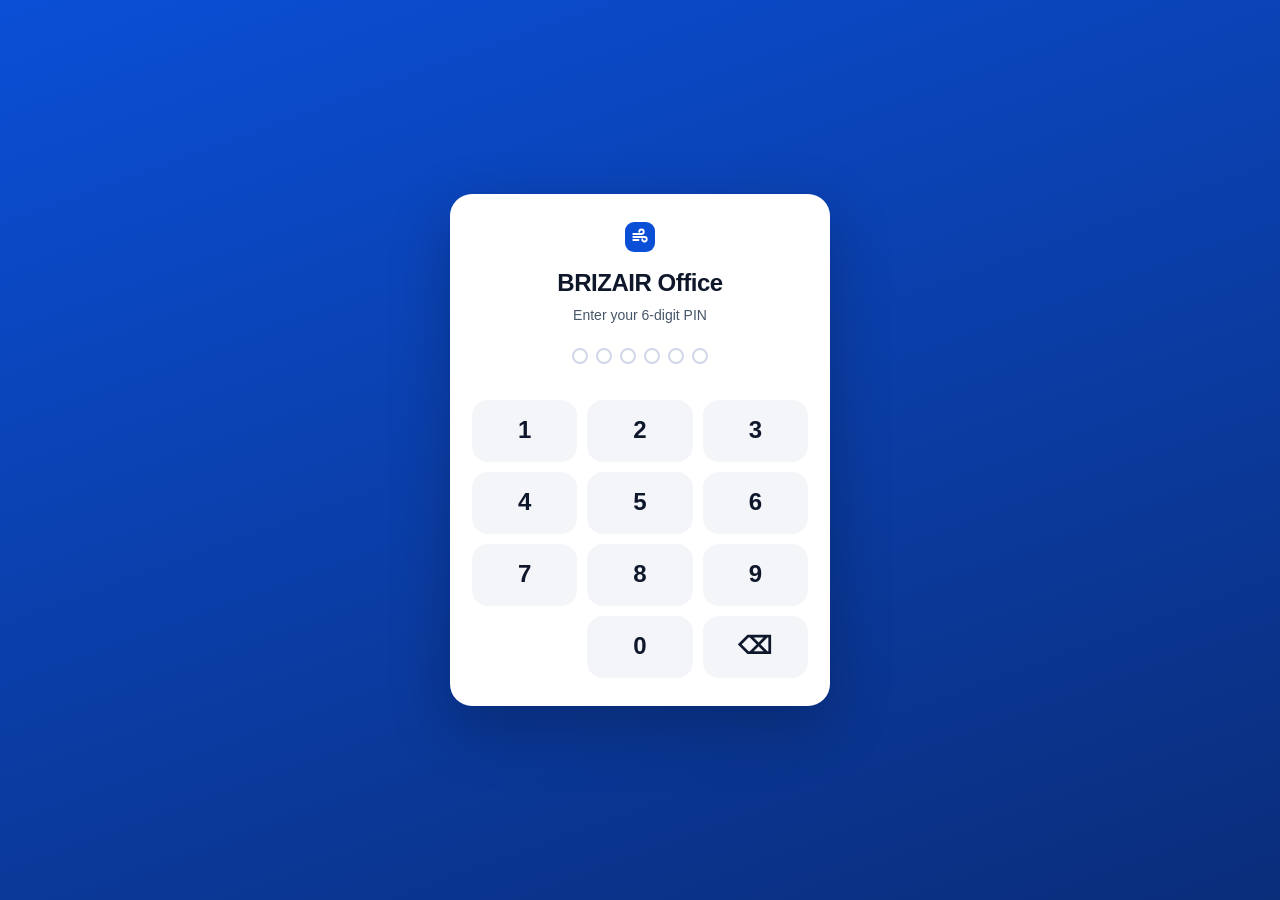
<file: index.html>
<!doctype html>
<html lang="en">
<head>
<meta charset="utf-8">
<meta name="viewport" content="width=device-width,initial-scale=1,viewport-fit=cover">
<title>BRIZAIR Office</title>
<meta name="description" content="BRIZAIR Corp. office: schedule, stock, customers, payments, quotations">
<meta name="robots" content="noindex, nofollow">
<meta name="theme-color" content="#0b4fd6">
<link rel="manifest" href="manifest.webmanifest">
<link rel="icon" href="icon.svg" type="image/svg+xml">
<link rel="apple-touch-icon" href="icon-192.png">
<meta name="apple-mobile-web-app-capable" content="yes">
<meta name="apple-mobile-web-app-title" content="BRIZAIR">
<link rel="stylesheet" href="style.css?v=32">
</head>
<body>
<div class="empty" style="padding:80px 16px">Loading BRIZAIR Office…</div>
<script src="i18n.js?v=34"></script>
<script src="config.js?v=32"></script>
<script src="demo.js?v=32"></script>
<script src="app.js?v=34"></script>
</body>
</html>
</file>
<file: style.css>
:root {
  --brand: #0b4fd6;
  --brand-2: #e8efff;
  --ink: #0f172a;
  --ink-2: #475569;
  --ink-3: #94a3b8;
  --line: #e2e8f0;
  --bg: #f3f5f9;
  --card: #ffffff;
  --green: #0f9d58;
  --green-2: #e3f6ec;
  --red: #d93025;
  --red-2: #fdecea;
  --amber: #b26a00;
  --amber-2: #fff4e0;
  --violet: #6d28d9;
  --violet-2: #f1eaff;
  --teal: #0e7490;
  --teal-2: #e0f5f9;
  --radius: 14px;
  --shadow: 0 1px 2px rgba(15, 23, 42, .06), 0 2px 8px rgba(15, 23, 42, .05);
  --tabs-h: 64px;
  --top-h: 56px;
}
* { box-sizing: border-box; }
html, body { margin: 0; }
body {
  font: 16px/1.45 -apple-system, BlinkMacSystemFont, "Segoe UI", Roboto, "Helvetica Neue", Arial, sans-serif;
  color: var(--ink); background: var(--bg); -webkit-font-smoothing: antialiased;
  -webkit-tap-highlight-color: transparent;
}
button, input, select, textarea { font: inherit; color: inherit; }
button { cursor: pointer; }
a { color: var(--brand); }
.hidden { display: none !important; }

/* ── top bar ── */
.top {
  position: sticky; top: 0; z-index: 30; height: var(--top-h); display: flex; align-items: center; gap: 10px;
  padding: 0 16px; background: var(--card); border-bottom: 1px solid var(--line);
}
.logo { display: flex; align-items: center; gap: 8px; font-weight: 800; letter-spacing: -.02em; font-size: 18px; }
.logo-mark { width: 30px; height: 30px; border-radius: 9px; background: var(--brand); display: grid; place-items: center; }
.logo small { font-weight: 600; color: var(--ink-3); font-size: 13px; margin-left: 2px; }
.top .grow { flex: 1; }
.sync { font-size: 13px; color: var(--ink-3); display: flex; align-items: center; gap: 6px; background: none; border: 0; padding: 6px 8px; border-radius: 8px; }
.sync:hover { background: var(--bg); }
.sync .dot { width: 8px; height: 8px; border-radius: 50%; background: var(--green); }
.sync.busy .dot { background: var(--amber); animation: pulse 1s infinite; }
.sync.err .dot { background: var(--red); }
@keyframes pulse { 50% { opacity: .3; } }
.me { display: flex; align-items: center; gap: 8px; border: 1px solid var(--line); background: var(--card); border-radius: 999px; padding: 4px 12px 4px 4px; font-weight: 600; font-size: 14px; }
.avatar { width: 28px; height: 28px; border-radius: 50%; background: var(--brand-2); color: var(--brand); display: grid; place-items: center; font-weight: 800; font-size: 13px; }
.demo-bar { background: #fff3c4; color: #7a5800; text-align: center; font-size: 13px; padding: 6px 12px; font-weight: 600; }

/* ── layout ── */
.shell { display: flex; min-height: calc(100vh - var(--top-h)); }
.side { display: none; }
main { flex: 1; min-width: 0; padding: 16px 16px calc(var(--tabs-h) + 90px); max-width: 1100px; margin: 0 auto; width: 100%; }
.tabs {
  position: fixed; left: 0; right: 0; bottom: 0; z-index: 30; display: flex; background: var(--card);
  border-top: 1px solid var(--line); height: calc(var(--tabs-h) + env(safe-area-inset-bottom)); padding-bottom: env(safe-area-inset-bottom);
}
.tabs button {
  flex: 1; border: 0; background: none; display: flex; flex-direction: column; align-items: center; justify-content: center; gap: 3px;
  font-size: 11.5px; font-weight: 600; color: var(--ink-3);
}
.tabs button svg { width: 24px; height: 24px; }
.tabs button.on { color: var(--brand); }
.fab {
  position: fixed; right: 18px; bottom: calc(var(--tabs-h) + 18px + env(safe-area-inset-bottom)); z-index: 31; width: 60px; height: 60px; border-radius: 20px;
  border: 0; background: var(--brand); color: #fff; box-shadow: 0 6px 20px rgba(11, 79, 214, .35); display: grid; place-items: center;
}
.fab svg { width: 30px; height: 30px; }
@media (min-width: 900px) {
  .tabs { display: none; }
  .side {
    display: flex; flex-direction: column; gap: 4px; width: 230px; padding: 16px 12px; border-right: 1px solid var(--line);
    background: var(--card); position: sticky; top: var(--top-h); height: calc(100vh - var(--top-h));
  }
  .side button {
    display: flex; align-items: center; gap: 12px; border: 0; background: none; padding: 11px 12px; border-radius: 10px;
    font-weight: 600; color: var(--ink-2); text-align: left; font-size: 15px;
  }
  .side button svg { width: 21px; height: 21px; }
  .side button:hover { background: var(--bg); }
  .side button.on { background: var(--brand-2); color: var(--brand); }
  .side .sep { height: 1px; background: var(--line); margin: 8px 4px; }
  .side .new { background: var(--brand); color: #fff; justify-content: center; margin-bottom: 10px; }
  .side .new:hover { background: #0942b5; }
  main { padding: 24px 28px 60px; }
  .fab { display: none; }
}

/* ── type & blocks ── */
h1 { font-size: 24px; letter-spacing: -.02em; margin: 4px 0 2px; }
h2 { font-size: 17px; margin: 0; letter-spacing: -.01em; }
.sub { color: var(--ink-2); font-size: 14px; margin: 0 0 16px; }
.muted { color: var(--ink-3); }
.small { font-size: 13px; }
.row { display: flex; align-items: center; gap: 10px; }
.row.wrap { flex-wrap: wrap; }
.between { justify-content: space-between; }
.grow { flex: 1; min-width: 0; }
.mt { margin-top: 16px; }
.card { background: var(--card); border-radius: var(--radius); box-shadow: var(--shadow); padding: 16px; }
.card + .card { margin-top: 14px; }
.card-h { display: flex; align-items: center; justify-content: space-between; margin-bottom: 10px; gap: 8px; }
.grid2 { display: grid; gap: 14px; }
@media (min-width: 900px) { .grid2 { grid-template-columns: 1fr 1fr; } .grid2 .card + .card { margin-top: 0; } }
.empty { color: var(--ink-3); text-align: center; padding: 18px 8px; font-size: 14px; }

/* quick actions */
.quick { display: grid; grid-template-columns: repeat(3, 1fr); gap: 10px; margin: 8px 0 16px; }
@media (min-width: 900px) { .quick { grid-template-columns: repeat(6, 1fr); } }
.quick button {
  border: 0; background: var(--card); border-radius: var(--radius); box-shadow: var(--shadow); padding: 14px 6px 12px;
  display: flex; flex-direction: column; align-items: center; gap: 8px; font-weight: 650; font-size: 13.5px; line-height: 1.2;
}
.quick button:active { transform: scale(.97); }
.qi { width: 44px; height: 44px; border-radius: 13px; display: grid; place-items: center; }
.qi svg { width: 24px; height: 24px; }
.c-blue { background: var(--brand-2); color: var(--brand); }
.c-green { background: var(--green-2); color: var(--green); }
.c-red { background: var(--red-2); color: var(--red); }
.c-amber { background: var(--amber-2); color: var(--amber); }
.c-violet { background: var(--violet-2); color: var(--violet); }
.c-teal { background: var(--teal-2); color: var(--teal); }

/* stats */
.stats { display: grid; grid-template-columns: repeat(2, 1fr); gap: 10px; margin-bottom: 14px; }
@media (min-width: 900px) { .stats { grid-template-columns: repeat(4, 1fr); } }
.stat { background: var(--card); border-radius: var(--radius); box-shadow: var(--shadow); padding: 14px; border: 0; text-align: left; }
.stat b { display: block; font-size: 24px; letter-spacing: -.02em; margin-top: 2px; }
.stat span { color: var(--ink-2); font-size: 13px; font-weight: 600; }

/* list items */
.list { display: flex; flex-direction: column; }
.item {
  display: flex; align-items: center; gap: 12px; padding: 12px 4px; border: 0; border-bottom: 1px solid var(--line);
  background: none; text-align: left; width: 100%;
}
.item:last-child { border-bottom: 0; }
.item:active { background: var(--bg); }
.item .t { font-weight: 650; overflow: hidden; text-overflow: ellipsis; }
.item .s { color: var(--ink-2); font-size: 13.5px; overflow: hidden; text-overflow: ellipsis; }
.item .r { text-align: right; flex-shrink: 0; }
.clip { white-space: nowrap; overflow: hidden; text-overflow: ellipsis; }
.time { width: 62px; flex-shrink: 0; font-weight: 700; font-size: 14px; color: var(--ink-2); }
.num { font-variant-numeric: tabular-nums; }
.big { font-size: 22px; font-weight: 800; letter-spacing: -.02em; }
.qty { min-width: 46px; height: 36px; border-radius: 10px; display: grid; place-items: center; font-weight: 800; font-size: 17px; padding: 0 8px; }
.qty.has { background: var(--green-2); color: var(--green); }
.qty.zero { background: var(--bg); color: var(--ink-3); }

/* pills */
.pill { display: inline-flex; align-items: center; gap: 4px; padding: 2px 9px; border-radius: 999px; font-size: 12px; font-weight: 700; white-space: nowrap; }
.p-Scheduled { background: var(--brand-2); color: var(--brand); }
.p-Confirmed { background: var(--teal-2); color: var(--teal); }
.p-Done { background: var(--green-2); color: var(--green); }
.p-Moved { background: var(--amber-2); color: var(--amber); }
.p-Cancelled { background: var(--red-2); color: var(--red); text-decoration: line-through; }
.p-PAID { background: var(--green-2); color: var(--green); }
.p-PARTIAL { background: var(--amber-2); color: var(--amber); }
.p-UNPAID { background: var(--red-2); color: var(--red); }
.p-Draft { background: var(--bg); color: var(--ink-2); }
.p-Pending { background: var(--violet-2); color: var(--violet); }
.p-Paid { background: var(--green-2); color: var(--green); }
.p-Partial { background: var(--amber-2); color: var(--amber); }
.p-Unpaid { background: var(--red-2); color: var(--red); }
.p-Nocharge { background: var(--bg); color: var(--ink-2); }
.pendbox { align-items: flex-start; gap: 10px; padding: 10px 12px; margin-bottom: 12px; border: 1.5px dashed var(--violet); border-radius: 12px; background: var(--violet-2); cursor: pointer; }
.pendbox input { width: 22px; height: 22px; margin-top: 2px; flex: none; }
.p-Sent { background: var(--brand-2); color: var(--brand); }
.p-Accepted { background: var(--green-2); color: var(--green); }
.p-Lost { background: var(--red-2); color: var(--red); }
.jt { font-size: 11.5px; font-weight: 800; letter-spacing: .02em; text-transform: uppercase; }
.j-Install { color: var(--brand); } .j-Service { color: var(--red); } .j-Cleaning { color: var(--teal); }
.j-Survey { color: var(--violet); } .j-Delivery { color: var(--amber); } .j-Pull-out { color: var(--amber); }
.j-Meeting, .j-Other { color: var(--ink-2); }
.bar-Install { background: var(--brand); } .bar-Service { background: var(--red); } .bar-Cleaning { background: var(--teal); }
.bar-Survey { background: var(--violet); } .bar-Delivery, .bar-Pull-out { background: var(--amber); } .bar-Meeting, .bar-Other { background: var(--ink-3); }
.jbar { width: 4px; align-self: stretch; border-radius: 4px; flex-shrink: 0; }

/* buttons */
.btn {
  border: 1px solid var(--line); background: var(--card); border-radius: 12px; padding: 10px 16px; font-weight: 650; font-size: 15px;
  display: inline-flex; align-items: center; justify-content: center; gap: 8px; min-height: 44px;
}
.btn svg { width: 19px; height: 19px; }
.btn:active { transform: scale(.98); }
.btn.primary { background: var(--brand); border-color: var(--brand); color: #fff; }
.btn.green { background: var(--green); border-color: var(--green); color: #fff; }
.btn.red { background: var(--red); border-color: var(--red); color: #fff; }
.btn.ghost { border-color: transparent; background: none; color: var(--brand); }
.btn.sm { min-height: 36px; padding: 6px 12px; font-size: 14px; border-radius: 10px; }
.btn.block { width: 100%; }
.btn[disabled] { opacity: .5; pointer-events: none; }
.btns { display: flex; gap: 10px; flex-wrap: wrap; }
.btns .btn { flex: 1; }
.iconbtn { border: 0; background: none; width: 40px; height: 40px; border-radius: 10px; display: grid; place-items: center; color: var(--ink-2); }
.iconbtn:hover { background: var(--bg); }
.iconbtn svg { width: 22px; height: 22px; }

/* segmented / chips */
.seg { display: inline-flex; background: #e6eaf1; border-radius: 12px; padding: 3px; gap: 2px; }
.seg button { border: 0; background: none; padding: 8px 16px; border-radius: 9px; font-weight: 650; font-size: 14.5px; color: var(--ink-2); }
.seg button.on { background: var(--card); color: var(--ink); box-shadow: var(--shadow); }
.chips { display: flex; gap: 8px; overflow-x: auto; padding-bottom: 2px; scrollbar-width: none; }
.chip { border: 1px solid var(--line); background: var(--card); border-radius: 999px; padding: 7px 14px; font-weight: 600; font-size: 14px; white-space: nowrap; }
.chip.on { background: var(--ink); color: #fff; border-color: var(--ink); }

/* search */
.search { position: relative; margin-bottom: 12px; }
.search input {
  width: 100%; border: 1px solid var(--line); background: var(--card); border-radius: 12px; padding: 13px 14px 13px 44px; font-size: 16px;
}
.search svg { position: absolute; left: 14px; top: 50%; transform: translateY(-50%); width: 20px; height: 20px; color: var(--ink-3); }
input:focus, select:focus, textarea:focus { outline: 2px solid var(--brand); outline-offset: -1px; border-color: transparent; }

/* forms */
.f { display: flex; flex-direction: column; gap: 6px; margin-bottom: 14px; }
.f label { font-weight: 650; font-size: 14px; color: var(--ink-2); }
.f input, .f select, .f textarea {
  border: 1px solid #cfd8e3; background: var(--card); border-radius: 12px; padding: 12px 13px; font-size: 16px; width: 100%; min-height: 48px;
}
.f textarea { min-height: 84px; resize: vertical; }
.f .hint { font-size: 12.5px; color: var(--ink-3); }
.f2 { display: grid; grid-template-columns: 1fr 1fr; gap: 0 12px; }
.choice { display: flex; gap: 8px; flex-wrap: wrap; }
.choice label { position: relative; }
.choice input { position: absolute; opacity: 0; pointer-events: none; }
.choice span {
  display: inline-block; border: 1px solid #cfd8e3; border-radius: 12px; padding: 10px 14px; font-weight: 650; font-size: 15px; background: var(--card); color: var(--ink);
}
.choice input:checked + span { background: var(--brand); border-color: var(--brand); color: #fff; }
.choice.inout input[value=IN]:checked + span { background: var(--green); border-color: var(--green); }
.choice.inout input[value=OUT]:checked + span { background: var(--red); border-color: var(--red); }
.choice.inout span { min-width: 120px; text-align: center; font-size: 17px; padding: 12px; }

/* picker (search-select) */
.pick { position: relative; }
.pick-list {
  position: absolute; left: 0; right: 0; top: 100%; margin-top: 4px; background: var(--card); border: 1px solid var(--line); border-radius: 12px;
  box-shadow: 0 10px 30px rgba(15, 23, 42, .15); max-height: 280px; overflow: auto; z-index: 5;
}
.pick-list button { display: block; width: 100%; text-align: left; border: 0; background: none; padding: 10px 13px; border-bottom: 1px solid var(--line); }
.pick-list button:hover, .pick-list button:focus { background: var(--brand-2); }
.pick-list .s { font-size: 13px; color: var(--ink-2); }

/* sheet (modal) */
.veil { position: fixed; inset: 0; background: rgba(15, 23, 42, .45); z-index: 50; display: flex; align-items: flex-end; justify-content: center; }
.sheet {
  background: var(--card); width: 100%; max-width: 560px; max-height: 92vh; border-radius: 20px 20px 0 0; display: flex; flex-direction: column;
  animation: up .18s ease-out;
}
@media (min-width: 700px) { .veil { align-items: center; } .sheet { border-radius: 20px; max-height: 88vh; } }
@keyframes up { from { transform: translateY(30px); opacity: .5; } }
.sheet-h { display: flex; align-items: center; gap: 8px; padding: 14px 12px 10px 20px; border-bottom: 1px solid var(--line); }
.sheet-h h2 { flex: 1; font-size: 18px; }
.sheet-b { padding: 16px 20px; overflow: auto; flex: 1; }
.sheet-f { padding: 12px 20px calc(14px + env(safe-area-inset-bottom)); border-top: 1px solid var(--line); display: flex; gap: 10px; }
.sheet-f .btn { flex: 1; }
@media (max-width: 520px) { .sheet-f { flex-wrap: wrap; } .sheet-f .btn { min-width: calc(50% - 5px); } }
.kv { display: grid; grid-template-columns: 110px 1fr; gap: 6px 12px; font-size: 15px; margin-bottom: 14px; }
.kv dt { color: var(--ink-3); font-weight: 600; font-size: 13.5px; padding-top: 1px; }
.kv dd { margin: 0; word-break: break-word; }

/* toast */
.toast {
  position: fixed; left: 50%; bottom: calc(var(--tabs-h) + 24px); transform: translateX(-50%); background: var(--ink); color: #fff; z-index: 80;
  padding: 12px 18px; border-radius: 12px; font-weight: 600; font-size: 15px; box-shadow: 0 8px 24px rgba(0, 0, 0, .25); max-width: calc(100% - 32px);
}
.toast.err { background: var(--red); }

/* calendar */
.cal-h { display: flex; align-items: center; gap: 6px; margin-bottom: 12px; }
.cal-h h1 { flex: 1; margin: 0; font-size: 22px; }
.cal { background: var(--card); border-radius: var(--radius); box-shadow: var(--shadow); overflow: hidden; }
.cal-w, .cal-g { display: grid; grid-template-columns: repeat(7, 1fr); }
.cal-w div { font-size: 12px; font-weight: 700; color: var(--ink-3); text-align: center; padding: 8px 0; border-bottom: 1px solid var(--line); }
.cal-g button {
  border: 0; border-right: 1px solid var(--line); border-bottom: 1px solid var(--line); background: none; min-height: 64px; padding: 5px 4px;
  display: flex; flex-direction: column; align-items: center; gap: 3px; min-width: 0;
}
.cal-g button:nth-child(7n) { border-right: 0; }
.cal-g .d { font-size: 14px; font-weight: 650; width: 28px; height: 28px; border-radius: 50%; display: grid; place-items: center; }
.cal-g .out .d { color: #c3cad6; }
.cal-g .today .d { background: var(--ink); color: #fff; }
.cal-g .sel { background: var(--brand-2); }
.cal-g .dots { display: flex; gap: 3px; flex-wrap: wrap; justify-content: center; }
.cal-g .dots i { width: 7px; height: 7px; border-radius: 50%; display: block; }
.cal-g .ev { display: none; }
@media (min-width: 900px) {
  .cal-g button { min-height: 104px; align-items: stretch; }
  .cal-g .d { align-self: flex-end; }
  .cal-g .dots { display: none; }
  .cal-g .ev { display: block; font-size: 11.5px; font-weight: 650; text-align: left; padding: 2px 6px; border-radius: 6px; white-space: nowrap; overflow: hidden; text-overflow: ellipsis; color: #fff; }
  .cal-g .ev.dim { opacity: .45; }
  .cal-g .more { font-size: 11.5px; color: var(--ink-2); text-align: left; padding-left: 4px; }
}
@media (max-width: 899px) { .cal-g .more { display: none; } }
.day-h { margin: 18px 0 8px; display: flex; align-items: baseline; justify-content: space-between; }

/* tables */
.tbl-wrap { overflow: auto; border-radius: var(--radius); background: var(--card); box-shadow: var(--shadow); }
table.tbl { border-collapse: collapse; width: 100%; font-size: 13px; }
.tbl th, .tbl td { border-bottom: 1px solid var(--line); padding: 7px 8px; text-align: right; white-space: nowrap; }
.tbl th { background: #f8fafc; font-weight: 700; color: var(--ink-2); position: sticky; top: 0; }
.tbl td:first-child, .tbl th:first-child { text-align: left; position: sticky; left: 0; background: var(--card); max-width: 260px; overflow: hidden; text-overflow: ellipsis; }
.tbl th:first-child { background: #f8fafc; z-index: 2; }
.tbl .in { color: var(--green); font-weight: 700; }
.tbl .out { color: var(--red); font-weight: 700; }
.tbl .tot { font-weight: 800; background: #f8fafc; }

/* quote editor */
.qitems { display: flex; flex-direction: column; gap: 10px; }
.qline { border: 1px solid var(--line); border-radius: 12px; padding: 10px; display: grid; grid-template-columns: 1fr 1fr 1fr auto; gap: 8px; align-items: end; }
.qline .desc { grid-column: 1 / -1; }
.qline .model { grid-column: 1 / 3; }
.qline input { border: 1px solid #cfd8e3; border-radius: 10px; padding: 9px 10px; width: 100%; font-size: 15px; }
.qline small { display: block; font-size: 12px; color: var(--ink-3); font-weight: 600; margin-bottom: 3px; }
.qline .amt { font-weight: 800; padding: 9px 0; text-align: right; }
.qtot { display: grid; grid-template-columns: 1fr auto; gap: 6px 16px; font-size: 15px; margin-top: 12px; }
.qtot b { text-align: right; font-variant-numeric: tabular-nums; }
.qtot .grand { font-size: 20px; font-weight: 800; }

/* login */
.login { min-height: 100vh; display: grid; place-items: center; padding: 24px 16px; background: linear-gradient(160deg, #0b4fd6 0%, #0a2d7a 100%); }
.login .box { background: var(--card); border-radius: 22px; padding: 28px 22px; width: 100%; max-width: 380px; text-align: center; box-shadow: 0 20px 60px rgba(0, 0, 0, .25); }
.login h1 { font-size: 24px; margin: 14px 0 4px; }
.pinbox { display: flex; justify-content: center; gap: 8px; margin: 22px 0 14px; }
.pinbox i { width: 16px; height: 16px; border-radius: 50%; border: 2px solid #cfd8e3; }
.pinbox i.on { background: var(--brand); border-color: var(--brand); }
.pad { display: grid; grid-template-columns: repeat(3, 1fr); gap: 10px; }
.pad button { border: 0; background: var(--bg); border-radius: 16px; height: 62px; font-size: 24px; font-weight: 650; }
.pad button:active { background: var(--brand-2); }
.login .err { color: var(--red); font-weight: 600; min-height: 22px; font-size: 14px; }

/* print (documents) */
#print { display: none; }
@media print {
  body { background: #fff; }
  body.printing > *:not(#print) { display: none !important; }
  body.printing #print { display: block; }
}
.doc { font: 12.5px/1.4 Arial, Helvetica, sans-serif; color: #000; width: 100%; max-width: 780px; margin: 0 auto; }
.doc .lh { display: flex; align-items: center; gap: 14px; border-bottom: 2px solid #000; padding-bottom: 8px; margin-bottom: 12px; }
.doc .lh img { height: 62px; }
.doc .lh .co { flex: 1; }
.doc .lh .co b { font-size: 19px; }
.doc .lh .ct { text-align: right; font-size: 11.5px; }
.doc h3 { text-align: center; font-size: 18px; letter-spacing: .08em; margin: 10px 0 12px; }
.doc table { border-collapse: collapse; width: 100%; }
.doc td, .doc th { border: 1px solid #000; padding: 5px 7px; vertical-align: top; }
.doc th { background: #e9edf3; text-align: left; }
.doc .r { text-align: right; } .doc .c { text-align: center; }
.doc .noline td { border: 0; padding: 3px 4px; }
.doc .lbl { width: 160px; font-weight: 700; background: #f3f5f8; }
.doc .box { border: 1px solid #000; min-height: 60px; padding: 6px; }
.doc .sig { display: grid; grid-template-columns: repeat(3, 1fr); gap: 28px; margin-top: 36px; text-align: center; font-size: 12px; }
.doc .sig div { border-top: 1px solid #000; padding-top: 4px; }
.doc .cb { display: inline-block; width: 12px; height: 12px; border: 1px solid #000; margin-right: 5px; vertical-align: -2px; }
.doc .cb.x { background: #000; }
.doc .tiny { font-size: 10.5px; }
.doc.wide { max-width: none; font-size: 9px; }
.doc.wide td, .doc.wide th { padding: 2px 3px; text-align: center; }
.doc.wide td:first-child { text-align: left; white-space: nowrap; max-width: 230px; overflow: hidden; }
.doc.wide .in { background: #e3f6ec; } .doc.wide .out { background: #fdecea; }
.preview { background: #fff; padding: 24px; border-radius: var(--radius); box-shadow: var(--shadow); overflow: auto; }

/* ask GPT */
.askbar { width: 100%; display: flex; align-items: center; gap: 12px; border: 1px solid #cdd9f5; background: #fff; border-radius: 14px; padding: 14px 16px; margin: 4px 0 14px;
  font-size: 15.5px; color: var(--ink-2); text-align: left; box-shadow: var(--shadow); }
.askbar svg { width: 22px; height: 22px; color: var(--brand); flex-shrink: 0; }
.qalist { display: flex; flex-direction: column; gap: 14px; margin: 12px 0 90px; }
.qa { display: flex; flex-direction: column; gap: 6px; }
.qa .meta { font-size: 12px; color: var(--ink-3); text-align: right; }
.bub { max-width: 88%; padding: 11px 14px; border-radius: 16px; font-size: 15px; line-height: 1.5; word-wrap: break-word; }
.bub.me { align-self: flex-end; background: var(--brand); color: #fff; border-bottom-right-radius: 5px; }
.bub.ai { align-self: flex-start; background: var(--card); box-shadow: var(--shadow); border-bottom-left-radius: 5px; }
.bub.ai.wait { color: var(--ink-2); font-size: 14px; }
.bub.ai.err { color: var(--red); }
.dots3 { display: inline-flex; gap: 3px; vertical-align: middle; margin-right: 4px; }
.dots3 i { width: 6px; height: 6px; border-radius: 50%; background: var(--brand); animation: pulse 1s infinite; }
.dots3 i:nth-child(2) { animation-delay: .2s; } .dots3 i:nth-child(3) { animation-delay: .4s; }
.askform { position: fixed; left: 0; right: 0; bottom: calc(var(--tabs-h) + env(safe-area-inset-bottom)); z-index: 25; display: flex; gap: 8px; align-items: flex-end;
  padding: 10px 12px; background: rgba(243, 245, 249, .96); border-top: 1px solid var(--line); }
.askform textarea { flex: 1; border: 1px solid #cfd8e3; border-radius: 14px; padding: 12px 14px; font-size: 16px; resize: none; max-height: 160px; background: #fff; }
.askform .btn { min-width: 52px; height: 48px; border-radius: 14px; }
@media (min-width: 900px) { .askform { left: 230px; bottom: 0; padding: 14px 28px; } .qalist { margin-bottom: 110px; } }
.me.on { border-color: var(--brand); color: var(--brand); }
body[data-route=ask] .fab { display: none; }
.p-Unpaid { background: var(--red-2); color: var(--red); } .p-Partiallypaid { background: var(--amber-2); color: var(--amber); } .p-Paid { background: var(--green-2); color: var(--green); }
.rate { align-self: flex-start; display: flex; gap: 6px; align-items: center; flex-wrap: wrap; font-size: 12.5px; color: var(--ink-3); margin-left: 4px; }
.rate button { border: 1px solid var(--line); background: #fff; border-radius: 999px; padding: 4px 10px; font-size: 12.5px; font-weight: 600; }
.rated { align-self: flex-start; font-size: 13px; margin-left: 6px; }
.top .iconbtn { width: 36px; height: 36px; }
@media (max-width: 420px) { .sync span { display: none; } .me .clip { display: none; } .me { padding: 4px; } .logo small { display: none; } }
.btns .btn { white-space: nowrap; flex: 1 1 auto; }
@media (max-width: 420px) { .btns .btn { font-size: 14px; padding: 9px 10px; } }
body[data-route=quote] .fab, body[data-route=ask] .fab { display: none; }
.savebar { position: sticky; bottom: calc(var(--tabs-h) + env(safe-area-inset-bottom)); z-index: 5; background: rgba(243,245,249,.96); padding: 10px 0; margin: 0 -2px; }
@media (min-width: 900px) { .savebar { bottom: 0; } }
.owner { background: linear-gradient(135deg, #0b4fd6, #0a3aa3); color: #fff; }
.owner h2 { color: #fff; } .owner .muted { color: rgba(255,255,255,.75); }
.osum { display: grid; grid-template-columns: repeat(2, 1fr); gap: 10px 14px; }
@media (min-width: 900px) { .osum { grid-template-columns: repeat(3, 1fr); } }
.osum span { display: block; font-size: 12.5px; opacity: .8; font-weight: 600; }
.osum b { font-size: 17px; }
a.btn { text-decoration: none; color: inherit; }
.item > svg { width: 20px; height: 20px; flex-shrink: 0; color: var(--ink-3); }
.qi svg { width: 22px; height: 22px; }
.grid2 > *, .card, .stats > * { min-width: 0; }
html, body { overflow-x: hidden; }
.f2 > .f, .f input, .f select, .f textarea { min-width: 0; max-width: 100%; }

/* BRIZAIR quotation form (same layout as NEW QUOTE FOR ACU 2026.xlsx) */
.doc.qf { font-size: 11.5px; }
.qf-head { display: flex; align-items: center; gap: 16px; border-bottom: 2px solid #000; padding-bottom: 8px; margin-bottom: 10px; }
.qf-logo { text-align: center; font-weight: 700; font-size: 11px; width: 190px; flex: none; }
.qf-logo img { height: 56px; display: block; margin: 0 auto 4px; }
.qf-co { flex: 1; font-size: 11px; line-height: 1.45; }
.qf-name { font-size: 26px; font-weight: 800; line-height: 1.1; margin-bottom: 2px; }
.qf-to td { font-size: 11.5px; padding: 2px 4px; }
.qf-to .qf-r { width: 30%; }
.qf-title { text-align: center; font-size: 24px; font-weight: 800; letter-spacing: .06em; margin: 10px 0 2px; }
.qf-intro { text-align: center; font-weight: 700; margin: 0 0 8px; }
.qf-items th { background: #8b1538; color: #fff; text-align: center; font-size: 11px; padding: 5px 6px; }
.qf-items td { font-size: 11px; padding: 4px 6px; }
.qf-items .qf-total td { font-weight: 800; font-size: 12.5px; background: #f3f5f8; }
.qf-notes { margin: 10px 0 0; }
.qf-terms { margin-top: 12px; }
.qf-th { font-size: 14px; font-weight: 800; margin-bottom: 4px; }
.qf-sec { margin-bottom: 5px; break-inside: avoid; }
.qf-sec > b { font-size: 11.5px; }
.qf-sec ul { margin: 2px 0 0 18px; padding: 0; font-size: 10px; line-height: 1.4; }
.qf-sec li.nob { list-style: none; margin-left: -18px; }
.qf-sign { display: grid; grid-template-columns: 1fr 1fr 1fr 1.3fr; gap: 18px; margin-top: 22px; font-size: 10.5px; break-inside: avoid; }
.qf-sign .ln { display: block; border-bottom: 1px solid #000; height: 34px; margin-bottom: 3px; }

/* service history (AS Summary Report) */
.f3 { display: grid; grid-template-columns: 1fr 1fr 1fr; gap: 0 10px; }
.f3 > .f { min-width: 0; }
.hgrid { display: grid; grid-template-columns: repeat(auto-fill, minmax(190px, 1fr)); gap: 8px; }
.hcell { display: flex; flex-direction: column; align-items: flex-start; gap: 2px; text-align: left; padding: 10px 12px; border: 1px solid var(--line); border-radius: 10px; background: var(--card); cursor: pointer; min-width: 0; }
.hcell b { color: #1a5fb4; text-decoration: underline; text-underline-offset: 2px; max-width: 100%; }
.hcell:hover { background: #f1f6fd; }
table.htbl { border-collapse: collapse; font-size: 12.5px; min-width: 1250px; width: 100%; }
.htbl th, .htbl td { border: 1px solid var(--line); padding: 6px 7px; text-align: left; vertical-align: top; white-space: normal; }
.htbl th { background: #dbe7f5; font-weight: 750; color: #1f3a5f; position: sticky; top: 0; z-index: 1; font-size: 12px; text-transform: uppercase; }
.htbl .h-date { width: 92px; white-space: nowrap; font-weight: 650; }
.htbl .h-name { min-width: 150px; } .htbl .h-work { min-width: 230px; } .htbl .h-svc, .htbl .h-find { min-width: 120px; }
.htbl .h-qty { width: 40px; text-align: center; } .htbl .h-amount, .htbl .h-total { width: 80px; text-align: right; white-space: nowrap; }
.htbl .h-pay { min-width: 110px; }
.htbl tr.hhead td { background: #fff4d6; font-weight: 800; color: #6b4e00; }
.htbl tr.hhead.hweb td { background: #e6f6ec; color: #17603a; }
.htbl .sr-num { text-align: right; white-space: nowrap; }
.htbl tr.hrow { cursor: pointer; } .htbl tr.hrow:hover td { background: #f6f9fe; }
.hprint table.htbl { min-width: 0; font-size: 9.5px; } .hprint .htbl th { position: static; }
#htWrap { max-height: 76vh; }
</file>
